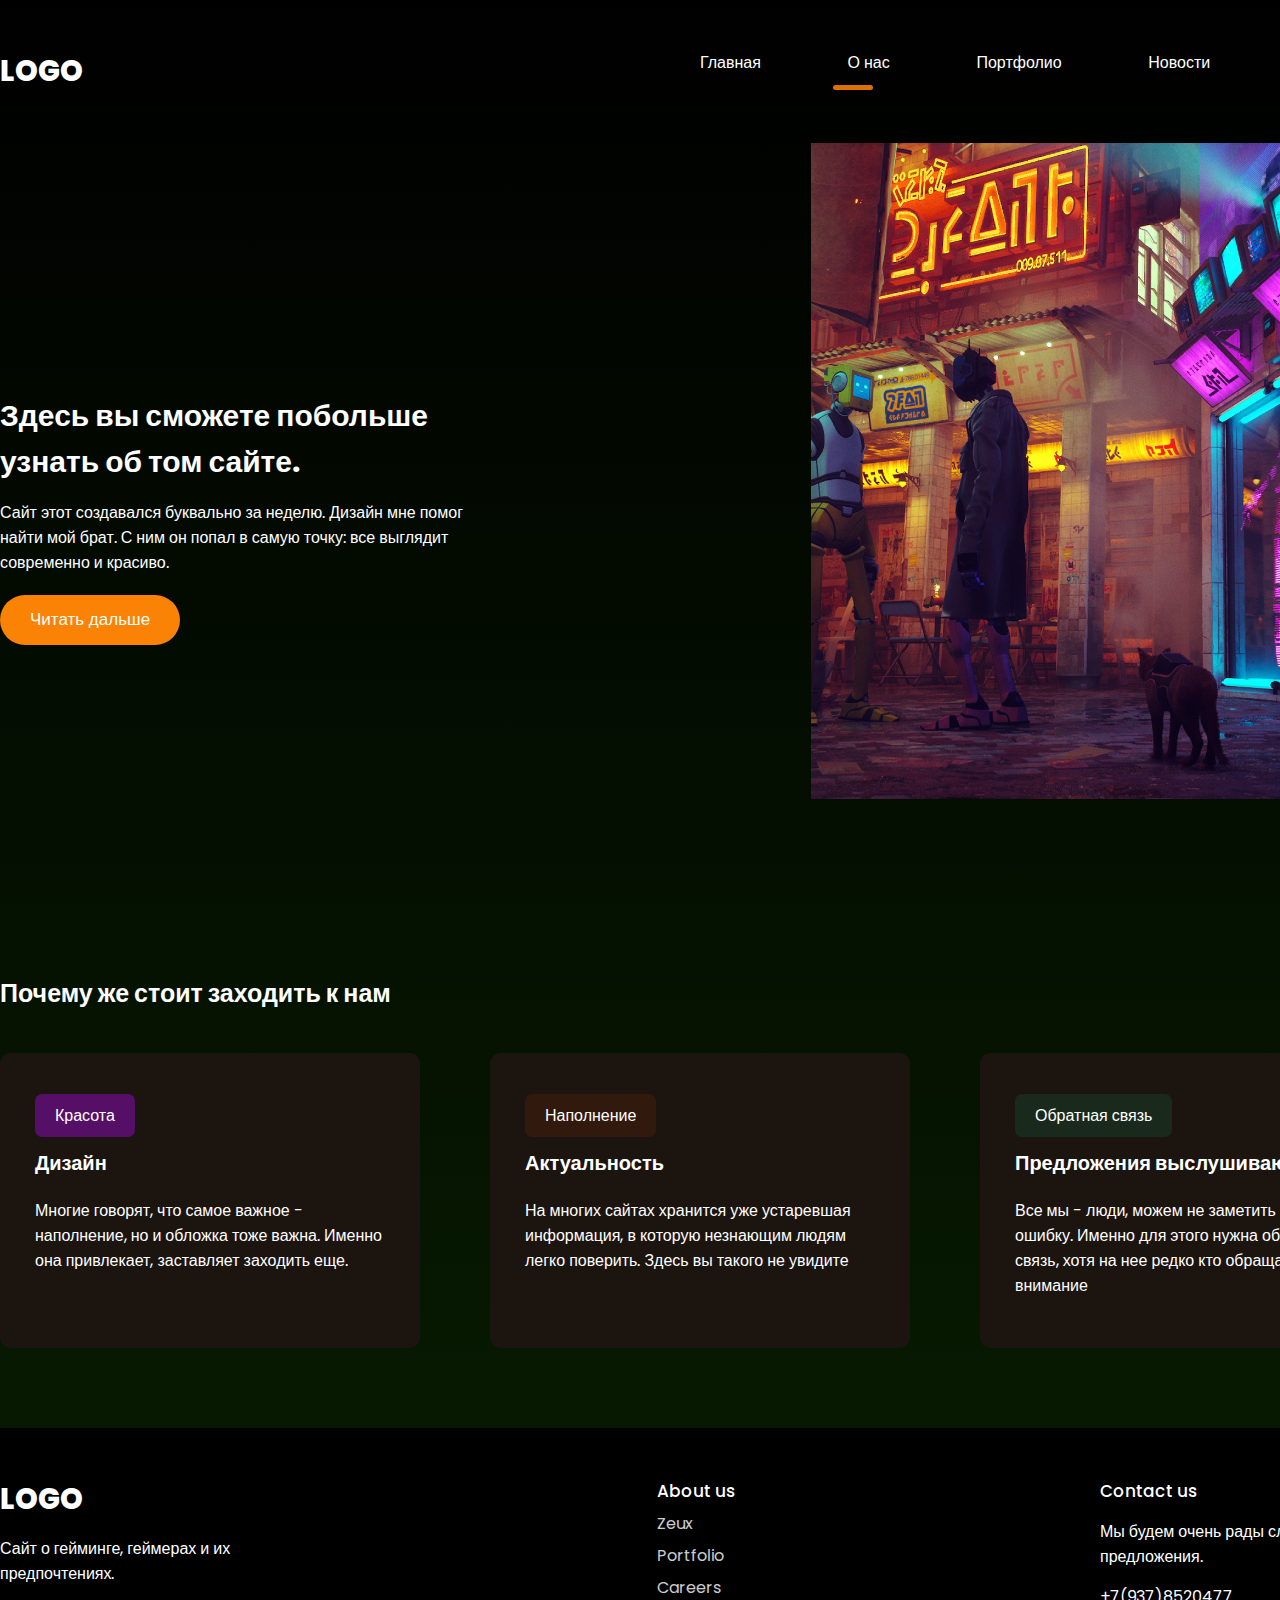
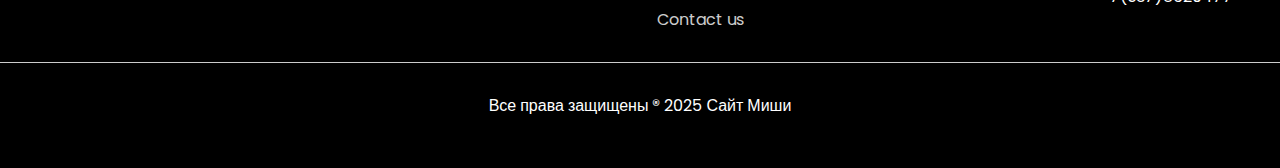
<file: www/about.html>
<!DOCTYPE html>
<html lang="en">

<head>
    <meta charset="UTF-8">
    <meta name="viewport" content="width=device-width, initial-scale=1.0">
    <title>Мой сайт</title>
    <link rel="stylesheet" href="main.css">
</head>

<body>
    <div class="wrapper">
        <header class="container">
            <span class="logo">logo</span>
            <nav>
                <ul>
                    <li><a href="/">Главная</a></li>
                    <li class="active"><a href="about.html">О нас</a></li>
                    <li><a href="#">Портфолио</a></li>
                    <li><a href="#">Новости</a></li>
                    <li class="btn"><a href="contacts.html">Контакты</a></li>
                </ul>
            </nav>
        </header>

        <div class="hero-about container">
            <div class="info">
                <h1>Здесь вы сможете побольше узнать об том сайте.</h1>
                <p>Сайт этот создавался буквально за неделю. Дизайн мне помог найти мой брат. С ним он попал в самую точку: все выглядит современно и красиво.</p>
                <button class="btn">Читать дальше</button>
            </div>
            <img src="img/about-banner.png" alt="">
        </div>

        <div class="container work">
            <h2>Почему же стоит заходить к нам</h2>
            <div class="blocks">
                <div class="block">
                    <span class="badge purple">Красота</span>
                    <h3>Дизайн</h3>
                    <p>Многие говорят, что самое важное - наполнение, но и обложка тоже важна. Именно она привлекает, заставляет заходить еще.</p>
                </div>
                <div class="block">
                    <span class="badge brown">Наполнение</span>
                    <h3>Актуальность</h3>
                    <p>На многих сайтах хранится уже устаревшая информация, в которую незнающим людям легко поверить. Здесь вы такого не увидите</p>
                </div>
                <div class="block">
                    <span class="badge green">Обратная связь</span>
                    <h3>Предложения выслушиваются</h3>
                    <p>Все мы - люди, можем не заметить какую то ошибку. Именно для этого нужна обратная связь, хотя на нее редко кто обращает внимание</p>
                </div>
            </div>
        </div>
    </div>

    <footer>
        <div class="blocks container">
            <div>
                <span class="logo">logo</span>
                <p>Сайт о гейминге, геймерах и их предпочтениях. </p>
            </div>
            <div>
                <h4>About us</h4>
                <ul>
                    <li>Zeux</li>
                    <li>Portfolio</li>
                    <li>Careers</li>
                    <li>Contact us</li>
                </ul>
            </div>
            <div>
                <h4>Contact us</h4>
                <p>Мы будем очень рады слышать ваши предложения. </p>
                <p>+7(937)8520477</p>
            </div>
        </div>
        <hr>
        <p>Все права защищены ® 2025 Сайт Миши</p>
    </footer>
</body>

</html>
</file>
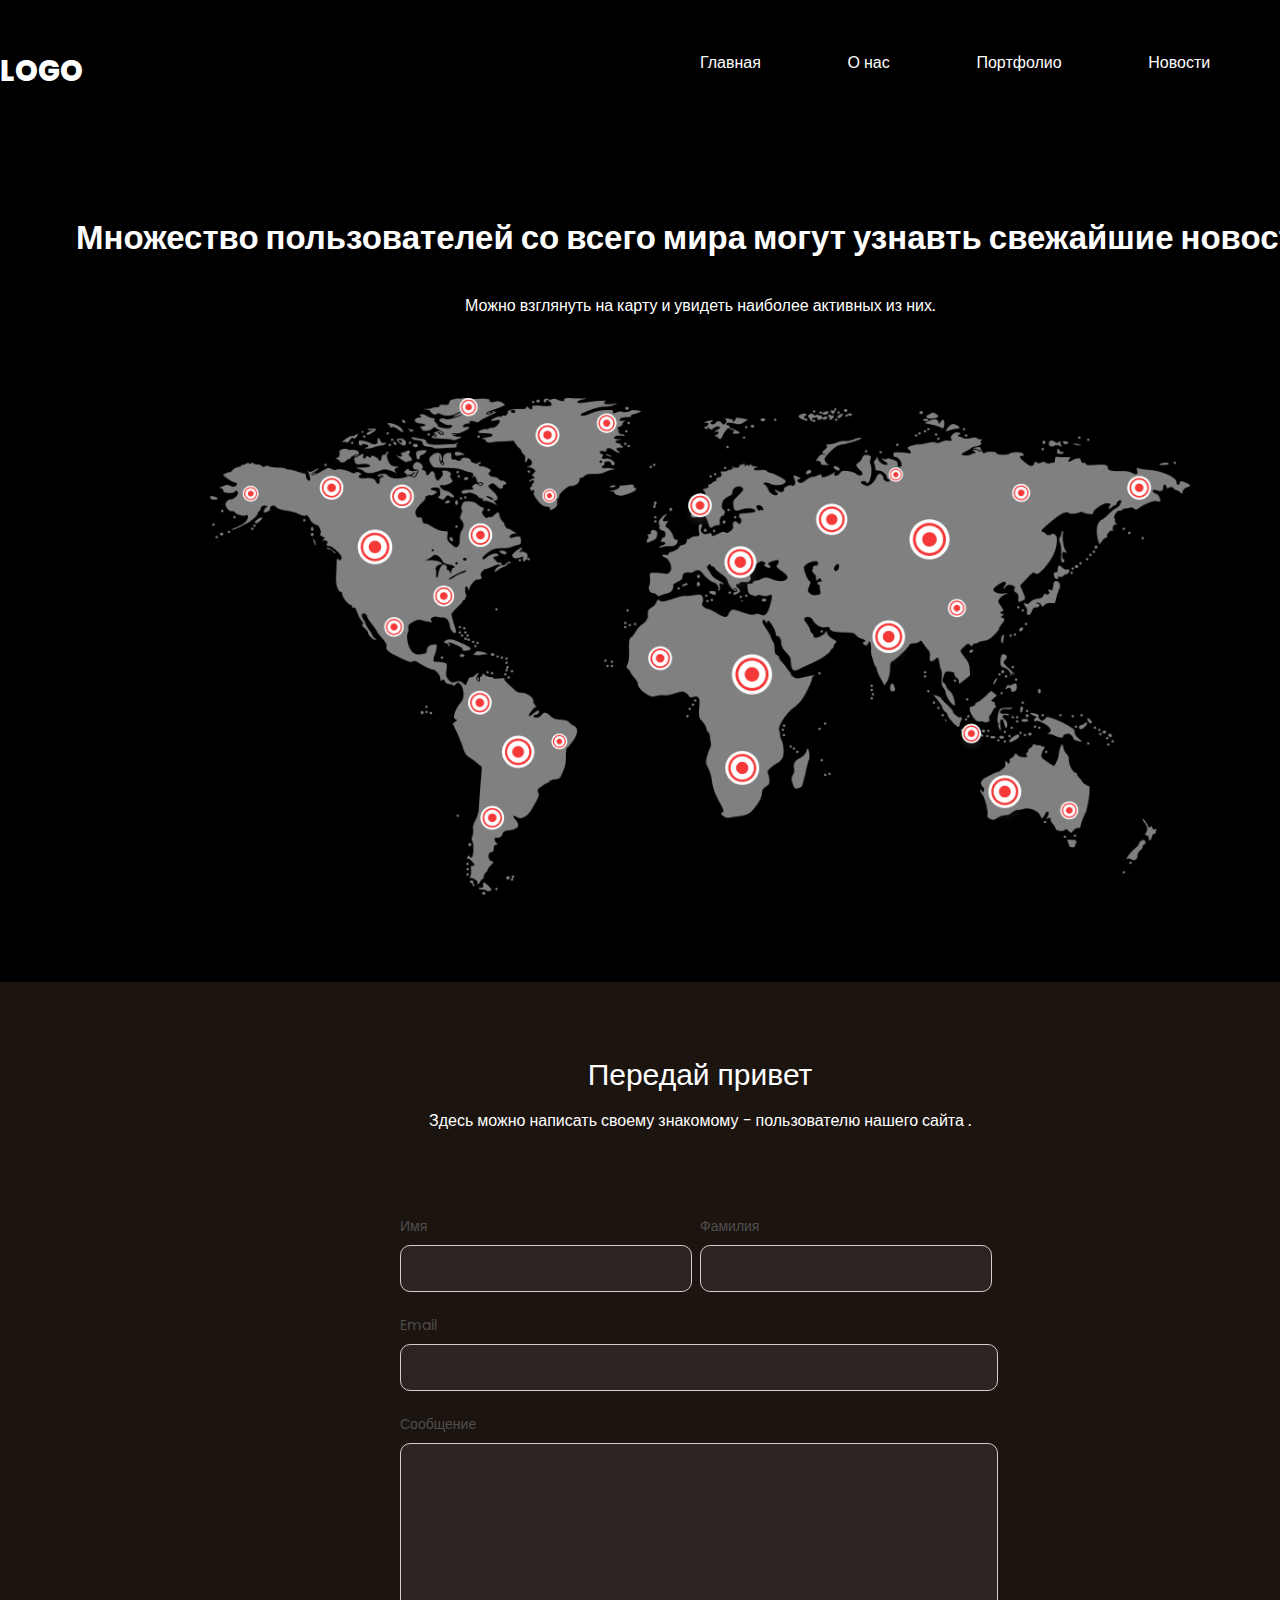
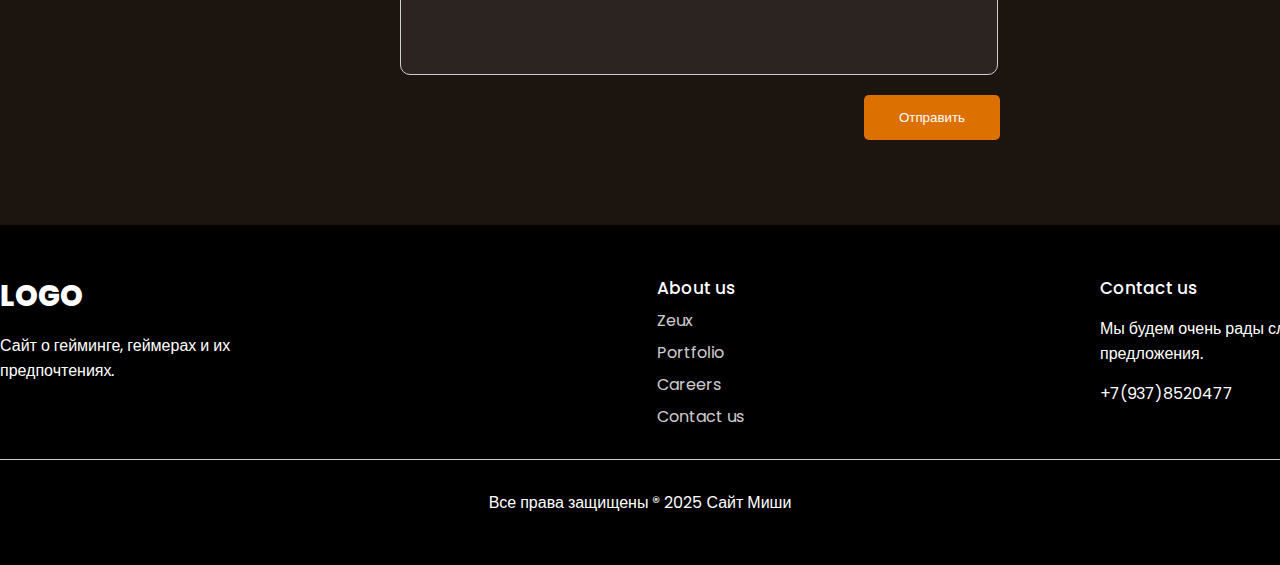
<file: www/contacts.html>
<!DOCTYPE html>
<html lang="en">

<head>
    <meta charset="UTF-8">
    <meta name="viewport" content="width=device-width, initial-scale=1.0">
    <title>Мой сайт</title>
    <link rel="stylesheet" href="main.css">
</head>

<body>
    <header class="container">
        <span class="logo">logo</span>
        <nav>
            <ul>
                <li><a href="/">Главная</a></li>
                <li><a href="about.html">О нас</a></li>
                <li><a href="#">Портфолио</a></li>
                <li><a href="#">Новости</a></li>
                <li class="btn"><a href="contacts.html">Контакты</a></li>
            </ul>
        </nav>
    </header>

    <div class="container hero-contacts">
        <h1>Множество пользователей со всего мира могут узнавть свежайшие новости.</h1>
        <p>Можно взглянуть на карту и увидеть наиболее активных из них. </p>
        <img src="img/Map.png" alt="">
    </div>

    <div class="feedback">
        <div class="container">
            <h2>Передай привет</h2>
            <p>Здесь можно написать своему знакомому - пользователю нашего сайта .</p>

            <form>
                <div class="inline">
                    <div>
                        <label>Имя</label>
                        <input type="text">
                    </div>
                    <div>
                        <label>Фамилия</label>
                        <input type="text">
                    </div>
                </div>
                <label>Email</label>
                <input type="email" class="one-line">

                <label>Сообщение</label>
                <textarea class="one-line"></textarea>

                <button type="button">Отправить</button>
            </form>
        </div>
    </div>

    <footer>
        <div class="blocks container">
            <div>
                <span class="logo">logo</span>
                <p>Сайт о гейминге, геймерах и их предпочтениях. </p>
            </div>
            <div>
                <h4>About us</h4>
                <ul>
                    <li>Zeux</li>
                    <li>Portfolio</li>
                    <li>Careers</li>
                    <li>Contact us</li>
                </ul>
            </div>
            <div>
                <h4>Contact us</h4>
                <p>Мы будем очень рады слышать ваши предложения. </p>
                <p>+7(937)8520477</p>
            </div>
        </div>
        <hr>
        <p>Все права защищены ® 2025 Сайт Миши</p>
    </footer>
</body>

</html>
</file>
<file: www/main.css>
@import url('https://fonts.googleapis.com/css2?family=Poppins:wght@400;500;700;800&display=swap');

* {
    margin: 0;
    padding: 0;
}

body {
    font-family: 'Poppins', sans-serif;
    font-weight: 400;
    color: #fff;
    font-size: 16px;
    background: #000;
}

a {
    text-decoration: none;
}

img {
    max-width: 100%;
}

.wrapper {
    background: linear-gradient(180deg, rgb(0, 0, 0) 0%, rgb(7, 26, 1) 100%);
    width: 100%;
    overflow-x: hidden;
}

.container {
    width: 1400px;
    margin: 0 auto;
}

header {
    padding: 50px 0;
}

header .logo,
footer .blocks .logo {
    text-transform: uppercase;
    font-size: 29px;
    font-weight: 800;
}

header nav {
    float: right;
    width: 50%;
}

header nav ul {
    list-style: none;
    display: flex;
    justify-content: space-between;
    z-index: 2;
    position: relative;
}

header nav ul li {
    display: inline-block;
}

header nav ul li a {
    color: #fff
}

header nav ul li.active::after {
    content: '';
    display: block;
    width: 40px;
    height: 5px;
    background: #DC7000;
    border-radius: 10px;
    position: relative;
    top: 10px;
    left: -15px;
}

header nav ul li:not(.active):not(.btn) a:hover {
    border-bottom: 5px solid #DC7000;
}

header nav ul li.btn a,
.email .block button {
    background: #FA9021;
    padding: 9px 17px;
    border-radius: 5px;
    transition: all 500ms ease;
}

header nav ul li.btn a:hover,
.email .block button:hover {
    background: #a02604;
}

/* Секция с презентацией */
.hero {
    padding-bottom: 100px;
    position: relative;
    z-index: 1;
}

.hero--info {
    width: 530px;
    padding-top: 70px;
}

.hero--info h2 {
    color: #E87D0E;
    font-size: 20px;
    font-weight: 600;
}

.hero--info h1 {
    font-size: 50px;
    font-weight: 600;
}

.hero--info p {
    font-weight: 500;
    line-height: 170%;
    margin: 30px 0;
}

.hero--info .btn,
.hero-about .info .btn {
    background: #FA8305;
    color: #fff;
    border-radius: 50px;
    padding: 15px 30px;
    border: 0;
    transition: all 500ms ease;
    font-size: 17px;
}

.hero--info .btn:hover,
.hero-about .info .btn:hover {
    cursor: pointer;
    transform: scale(1.1);
}

.hero img {
    position: absolute;
    top: -150px;
    right: 0;
}

/* Секция с играми */
.trending {
    padding-top: 50px;
}

.trending h3 {
    font-weight: 600;
    font-size: 31px;
}

.trending .see-all,
.projects .see-all {
    color: #fff;
    background: #25211D;
    border-radius: 5px;
    padding: 12px 23px;
    float: right;
    display: block;
    transition: all 500ms ease;
}

.trending .see-all:hover,
.projects .see-all:hover {
    transform: scale(1.1);
}

.trending .games {
    display: flex;
    justify-content: space-between;
    width: 100%;
    padding: 50px 0;
}

.trending .games span {
    display: block;
    text-align: center;
    margin-top: 20px;
}

.trending .games span img {
    position: relative;
    top: 5px;
    margin-right: 7px;
}

.big-text {
    padding: 50px 0;
    font-size: 35px;
    font-weight: 600;
    text-align: center;
    width: 800px;
}

.banner {
    padding: 80px 0;
}

.banner h3 {
    font-size: 30px;
    font-weight: 600;
    margin-bottom: 30px;
}

.banner p {
    line-height: 170%;
    margin-bottom: 30px;
    width: 550px;
}

.banner img {
    width: 100%;
    margin-bottom: 30px;
}

/* Секция с изображением */

.features {
    background: url('/img/BG.png') no-repeat center center fixed;
    background-size: cover;
    padding: 80px 0;
}

.features h3,
.features p {
    margin-bottom: 20px;
    text-align: center;
    max-width: 800px;
    margin-left: auto;
    margin-right: auto;
}

.features h3 {
    font-size: 30px;
}

.features .info {
    display: flex;
    justify-content: center;
    flex-wrap: wrap;
}

.features .info .block {
    text-align: center;
    width: 20%;
    margin: 30px 2%;
}

.features .info .block img {
    margin-bottom: 15px;
}

.projects {
    padding: 100px 0;
}

.projects h3 {
    font-size: 30px;
    text-align: center;
}

.projects p {
    margin: 40px 0;
    text-align: center;
}

.projects .images {
    display: flex;
    justify-content: space-around;
    margin-bottom: 25px;
}

.projects .see-all {
    float: none;
    width: 60px;
    text-align: center;
    margin: 0 auto;
}

/* Нижняя часть */
.email {
    padding-bottom: 120px;
}

.email h3 {
    margin-top: 60px;
    font-size: 30px;
}

.email .block {
    background: #1C140F;
    margin-top: 30px;
    border-radius: 10px;
    padding: 40px 3%;
    width: 94%;
    display: flex;
    justify-content: space-between;
    align-items: center;
}

.email .block h4 {
    font-size: 30px;
    font-weight: 500;
}

.email .block p {
    width: 500px;
}

.email .block input {
    background: #fff;
    outline: none;
    border: 0;
    border-radius: 5px;
    width: 380px;
    font-family: 'Poppins', sans-serif;
    font-weight: 400;
    padding: 20px 30px;
    position: relative;
    right: -95px;
    z-index: 1;
    padding-right: 120px;
}

.email .block input::placeholder {
    color: #898989;
}

.email .block button {
    cursor: pointer;
    border: 0;
    padding: 13px 17px;
    position: relative;
    z-index: 2;
    color: #fff;
}

/* Страница про нас */
.hero-about {
    position: relative;
}

.hero-about .info {
    width: 500px;
    padding: 250px 0;
}

.hero-about .info h1 {
    margin-bottom: 15px;
    font-size: 30px;
}

.hero-about .info .btn {
    margin-top: 20px
}

.hero-about img {
    position: absolute;
    right: -150px;
    top: 0;
}

.work {
    padding: 80px 0;
}

.work h2 {
    font-size: 25px;
    margin-bottom: 40px;
}

.work .blocks {
    display: flex;
    justify-content: space-between;
}

.work .blocks .block {
    width: 25%;
    border-radius: 10px;
    padding: 50px 35px;
    background: #1C140F;
}

.work .blocks .block h3 {
    font-size: 20px;
    margin: 20px 0;
}

.work .blocks .block .badge {
    border-radius: 7px;
    padding: 10px 20px;
}

.work .blocks .block .badge.purple {
    background: #560F67;
}

.work .blocks .block .badge.brown {
    background: #31190D;
}

.work .blocks .block .badge.green {
    background: #192A1D;
}

/* Страница контакты */
.hero-contacts h1 {
    text-align: center;
    margin-top: 70px;
    margin-bottom: 30px;
    font-size: 33px;
}

.hero-contacts p {
    text-align: center;
}

.hero-contacts img {
    width: 70%;
    margin: 80px 15%;
}

.feedback {
    padding: 70px 0;
    background: #1C140F;
}

.feedback h2 {
    text-align: center;
    font-weight: 500;
    font-size: 30px;
}

.feedback p {
    text-align: center;
    margin-top: 10px;
}

.feedback form {
    margin: 80px auto;
    width: 600px;
}

.feedback form .inline {
    display: flex;
    justify-content: space-between;
}

.feedback form .inline>div {
    width: 50%;
}

.feedback form label {
    color: #4F4F4F;
    font-size: 14px;
}

.feedback form input,
.feedback form textarea {
    background: #2C2420;
    border-radius: 10px;
    border: 0.6px solid #CECECE;
    display: block;
    width: 90%;
    padding: 15px 10px;
    outline: none;
    color: #fff;
    margin-top: 7px;
    margin-bottom: 20px;
}

.feedback form .one-line {
    width: 96%;
}

.feedback form textarea {
    resize: none;
    height: 200px;
}

.feedback form button {
    background: #DC7000;
    border-radius: 5px;
    border: 0;
    float: right;
    cursor: pointer;
    color: #fff;
    padding: 15px 35px;
    transition: all 500ms ease;
}

.feedback form button:hover {
    background: #b01414;
}

/* Footer */
footer {
    background: #000;
    padding: 50px 0;
}

footer .blocks {
    display: flex;
    justify-content: space-between;
}

footer .blocks p {
    width: 300px;
    margin: 15px 0;
}

footer .blocks h4 {
    font-weight: 500;
    font-size: 17px;
}

footer .blocks ul {
    list-style: none;
}

footer .blocks ul li {
    margin-top: 7px;
    opacity: 0.8;
}

footer hr {
    margin: 30px 0;
    border: 0;
    height: 0.6px;
    background: #ccc;
}

footer>p {
    text-align: center;
}
</file>
